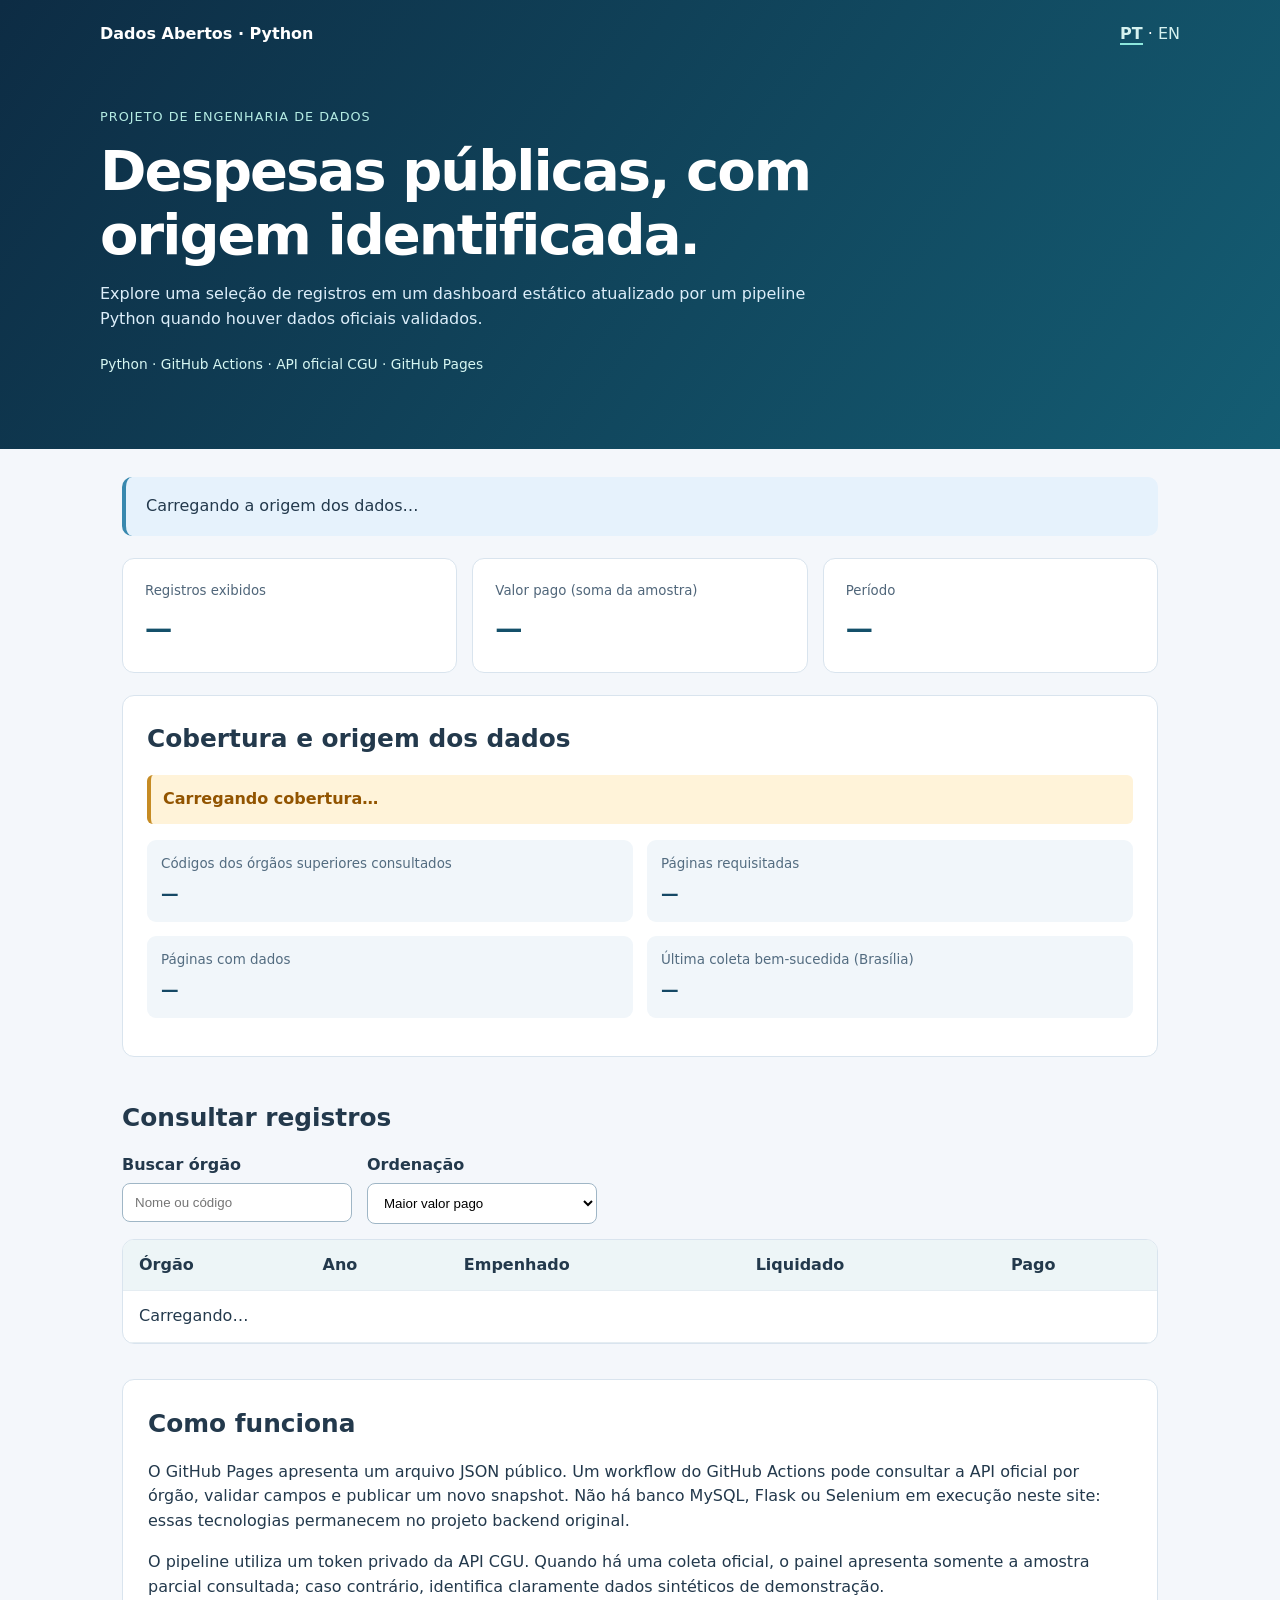
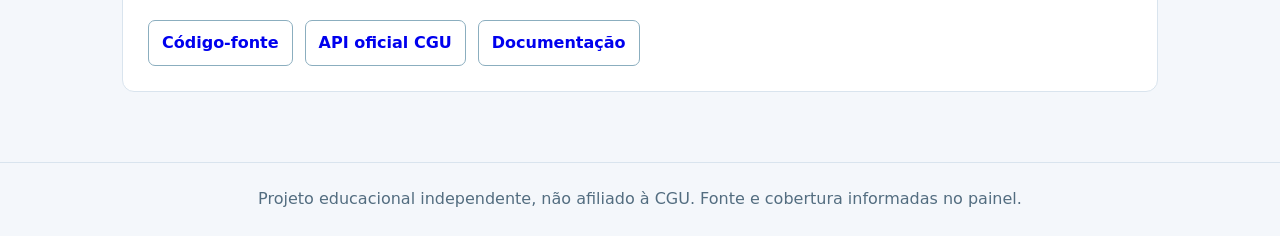
<file: index.html>
<!doctype html><html lang="pt-BR"><head><meta charset="utf-8"><meta name="viewport" content="width=device-width,initial-scale=1"><meta http-equiv="refresh" content="0;url=./pt/"><title>Despesas Públicas — Dashboard</title><link rel="canonical" href="https://breno3b.github.io/portal-transparencia-scraping/pt/"></head><body><p><a href="./pt/">Português</a> · <a href="./en/">English</a></p></body></html>
</file>
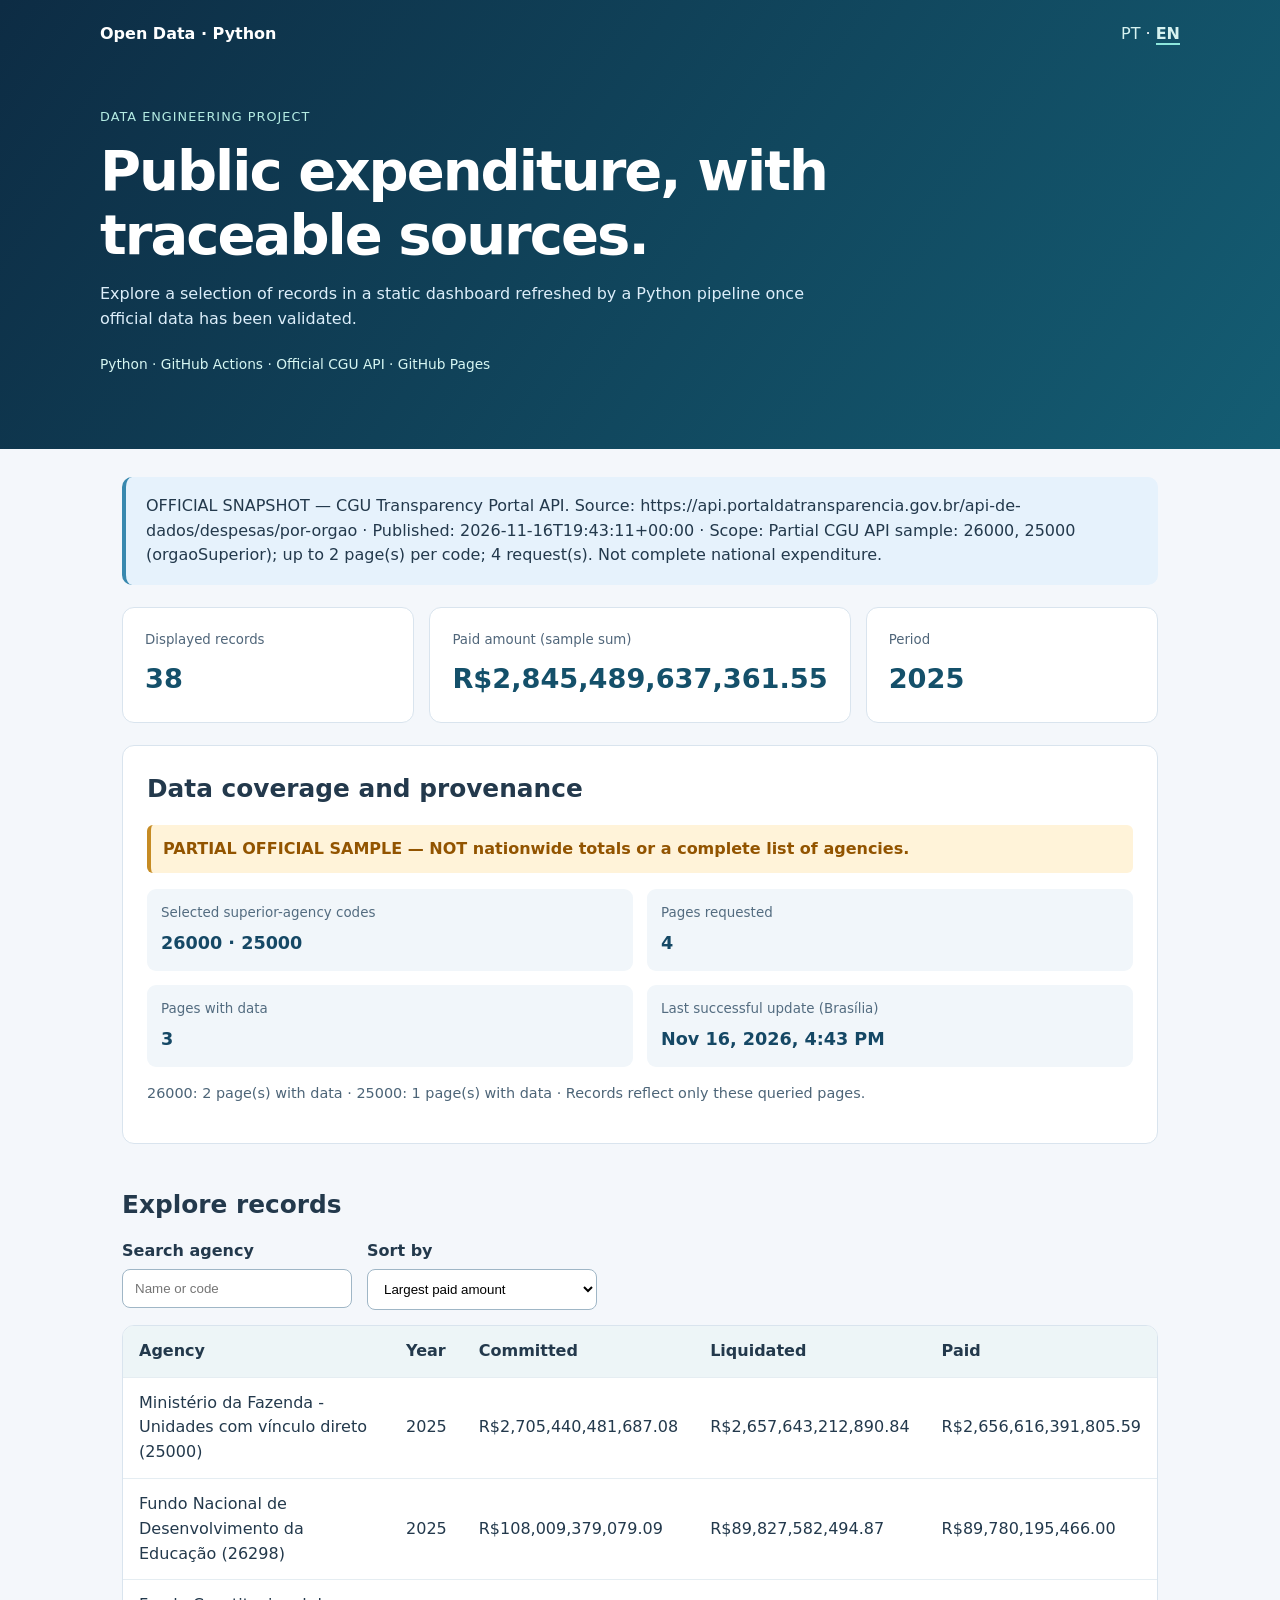
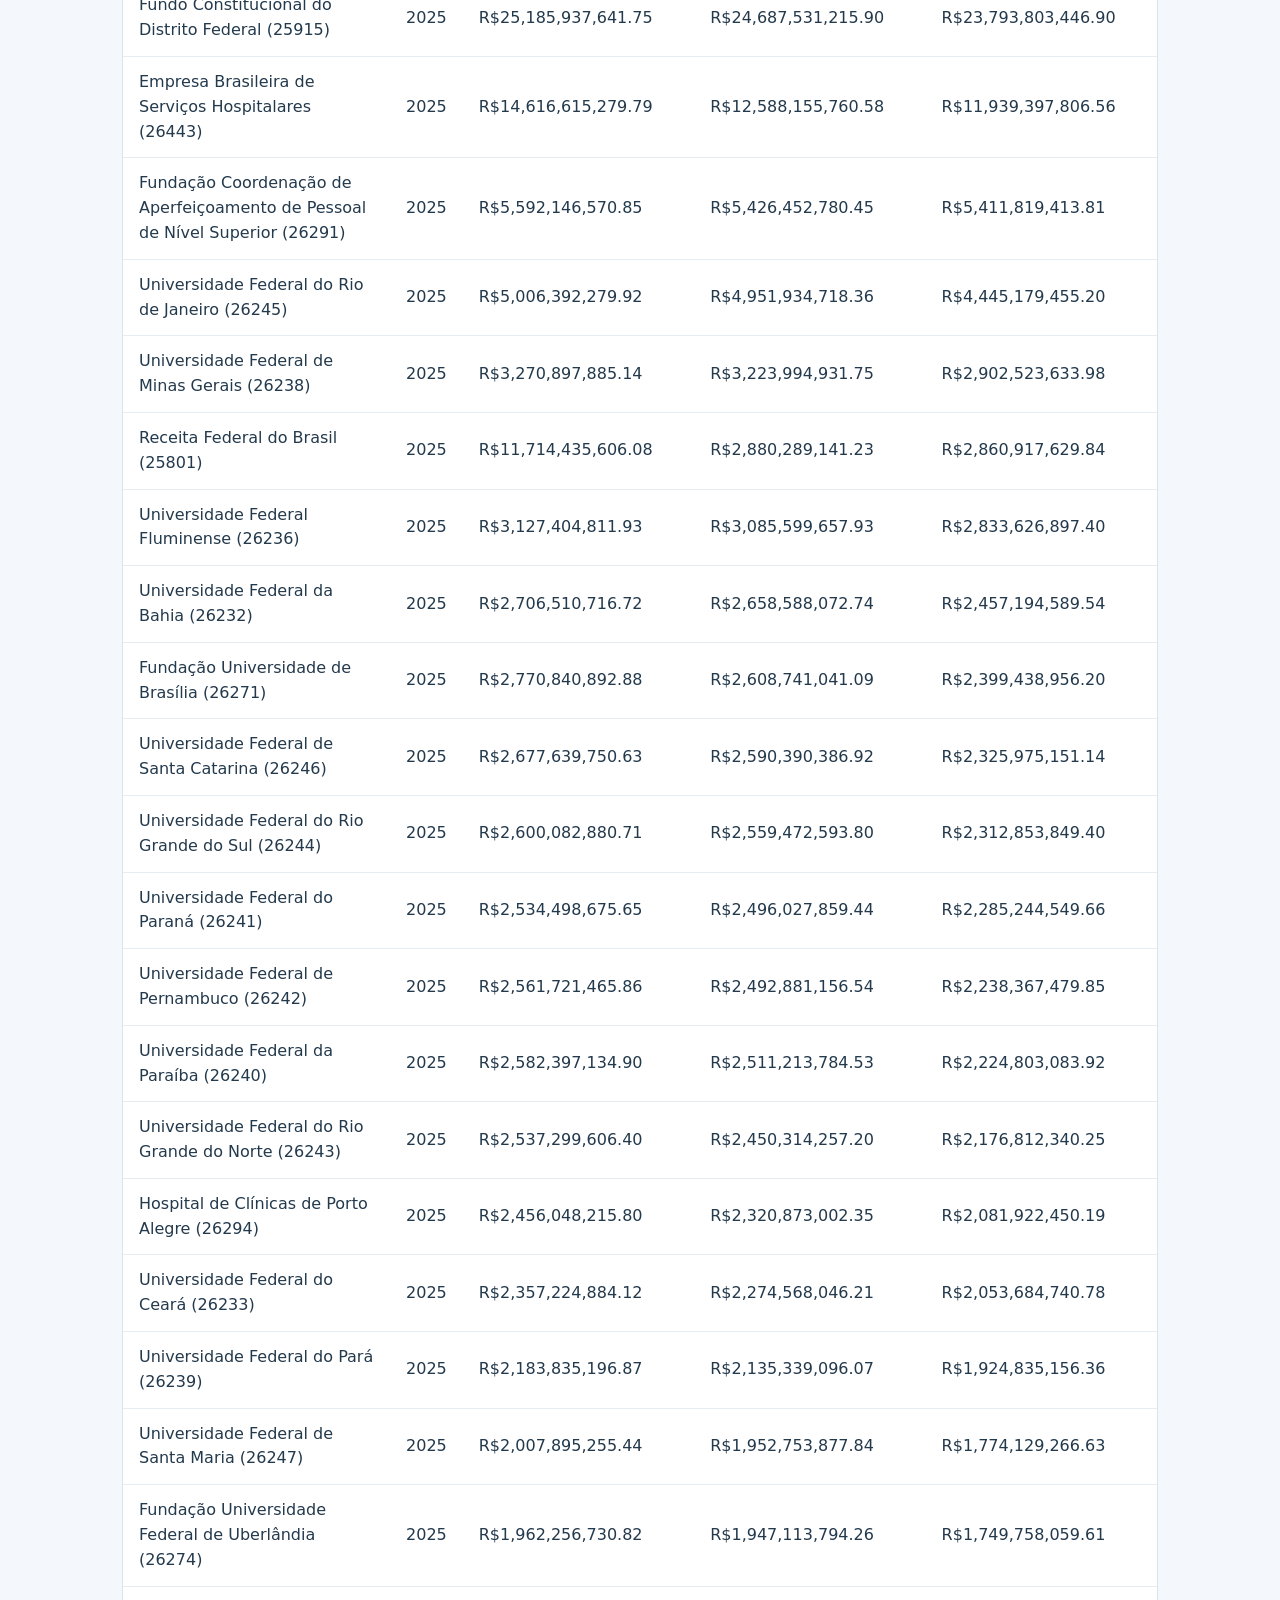
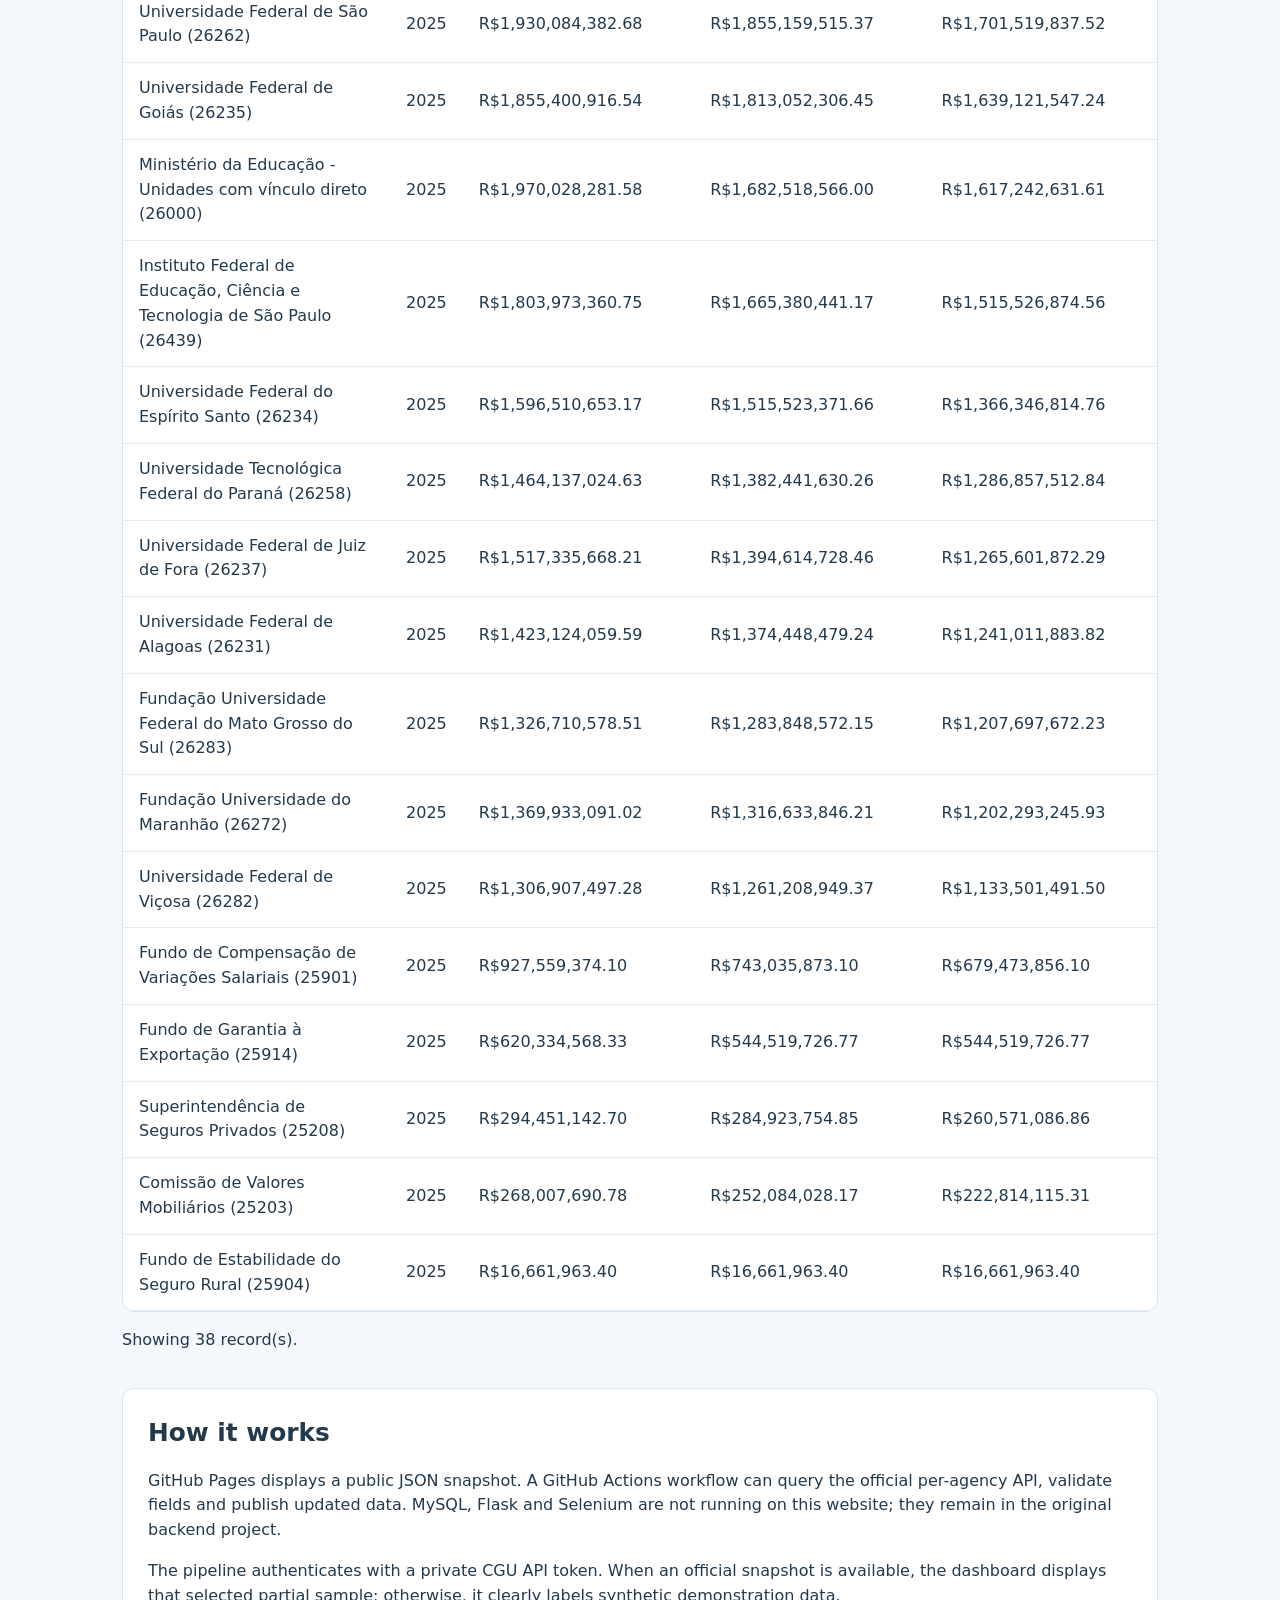
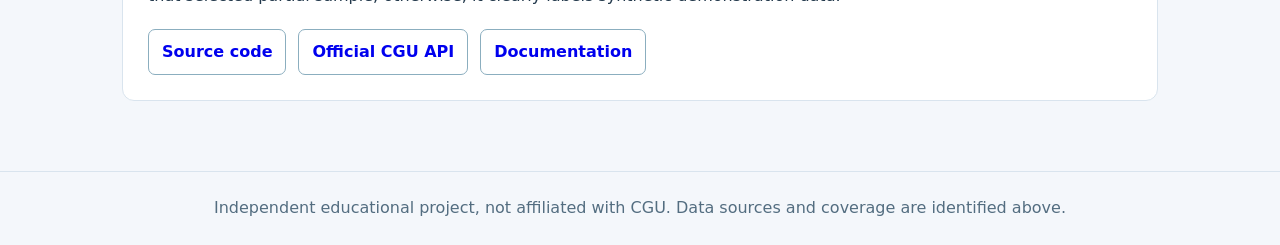
<file: en/index.html>
<!doctype html><html lang="en"><head><meta charset="utf-8"><meta name="viewport" content="width=device-width,initial-scale=1"><meta name="description" content="Bilingual public expenditure dashboard with transparent data provenance."><title>Public Expenditure | Python & Open Data</title><link rel="stylesheet" href="../assets/dashboard.css"></head><body data-lang="en"><header><nav><strong>Open Data · Python</strong><span><a href="../pt/">PT</a> · <a href="../en/" aria-current="page">EN</a></span></nav><p class="eyebrow">DATA ENGINEERING PROJECT</p><h1>Public expenditure, with traceable sources.</h1><p>Explore a selection of records in a static dashboard refreshed by a Python pipeline once official data has been validated.</p><div class="tags">Python · GitHub Actions · Official CGU API · GitHub Pages</div></header><main><aside id="provenance" class="notice" role="status">Loading data provenance…</aside><section class="metrics"><article><small>Displayed records</small><strong id="total">—</strong></article><article><small>Paid amount (sample sum)</small><strong id="sum">—</strong></article><article><small>Period</small><strong id="period">—</strong></article></section><section class="coverage"><h2>Data coverage and provenance</h2><p class="coverage-warning" id="coverage-warning">Loading coverage…</p><div class="coverage-grid"><div><span>Selected superior-agency codes</span><strong id="agencies">—</strong></div><div><span>Pages requested</span><strong id="pages">—</strong></div><div><span>Pages with data</span><strong id="nonempty-pages">—</strong></div><div><span>Last successful update (Brasília)</span><strong id="updated">—</strong></div></div><p id="coverage-details" class="coverage-details"></p></section><section><h2>Explore records</h2><div class="controls"><label>Search agency <input id="query" type="search" placeholder="Name or code"></label><label>Sort by<select id="sort"><option value="desc">Largest paid amount</option><option value="asc">Smallest paid amount</option><option value="name">Agency name</option></select></label></div><div class="tablewrap"><table><thead><tr><th>Agency</th><th>Year</th><th>Committed</th><th>Liquidated</th><th>Paid</th></tr></thead><tbody id="rows"><tr><td colspan="5">Loading…</td></tr></tbody></table></div><p id="count"></p></section><section class="about"><h2>How it works</h2><p>GitHub Pages displays a public JSON snapshot. A GitHub Actions workflow can query the official per-agency API, validate fields and publish updated data. MySQL, Flask and Selenium are not running on this website; they remain in the original backend project.</p><p>The pipeline authenticates with a private CGU API token. When an official snapshot is available, the dashboard displays that selected partial sample; otherwise, it clearly labels synthetic demonstration data.</p><div class="links"><a href="https://github.com/Breno3B/portal-transparencia-scraping">Source code</a><a href="https://portaldatransparencia.gov.br/api-de-dados">Official CGU API</a><a href="https://github.com/Breno3B/portal-transparencia-scraping/blob/main/README.en.md">Documentation</a></div></section></main><footer>Independent educational project, not affiliated with CGU. Data sources and coverage are identified above.</footer><script src="../assets/dashboard.js" defer></script></body></html>
</file>
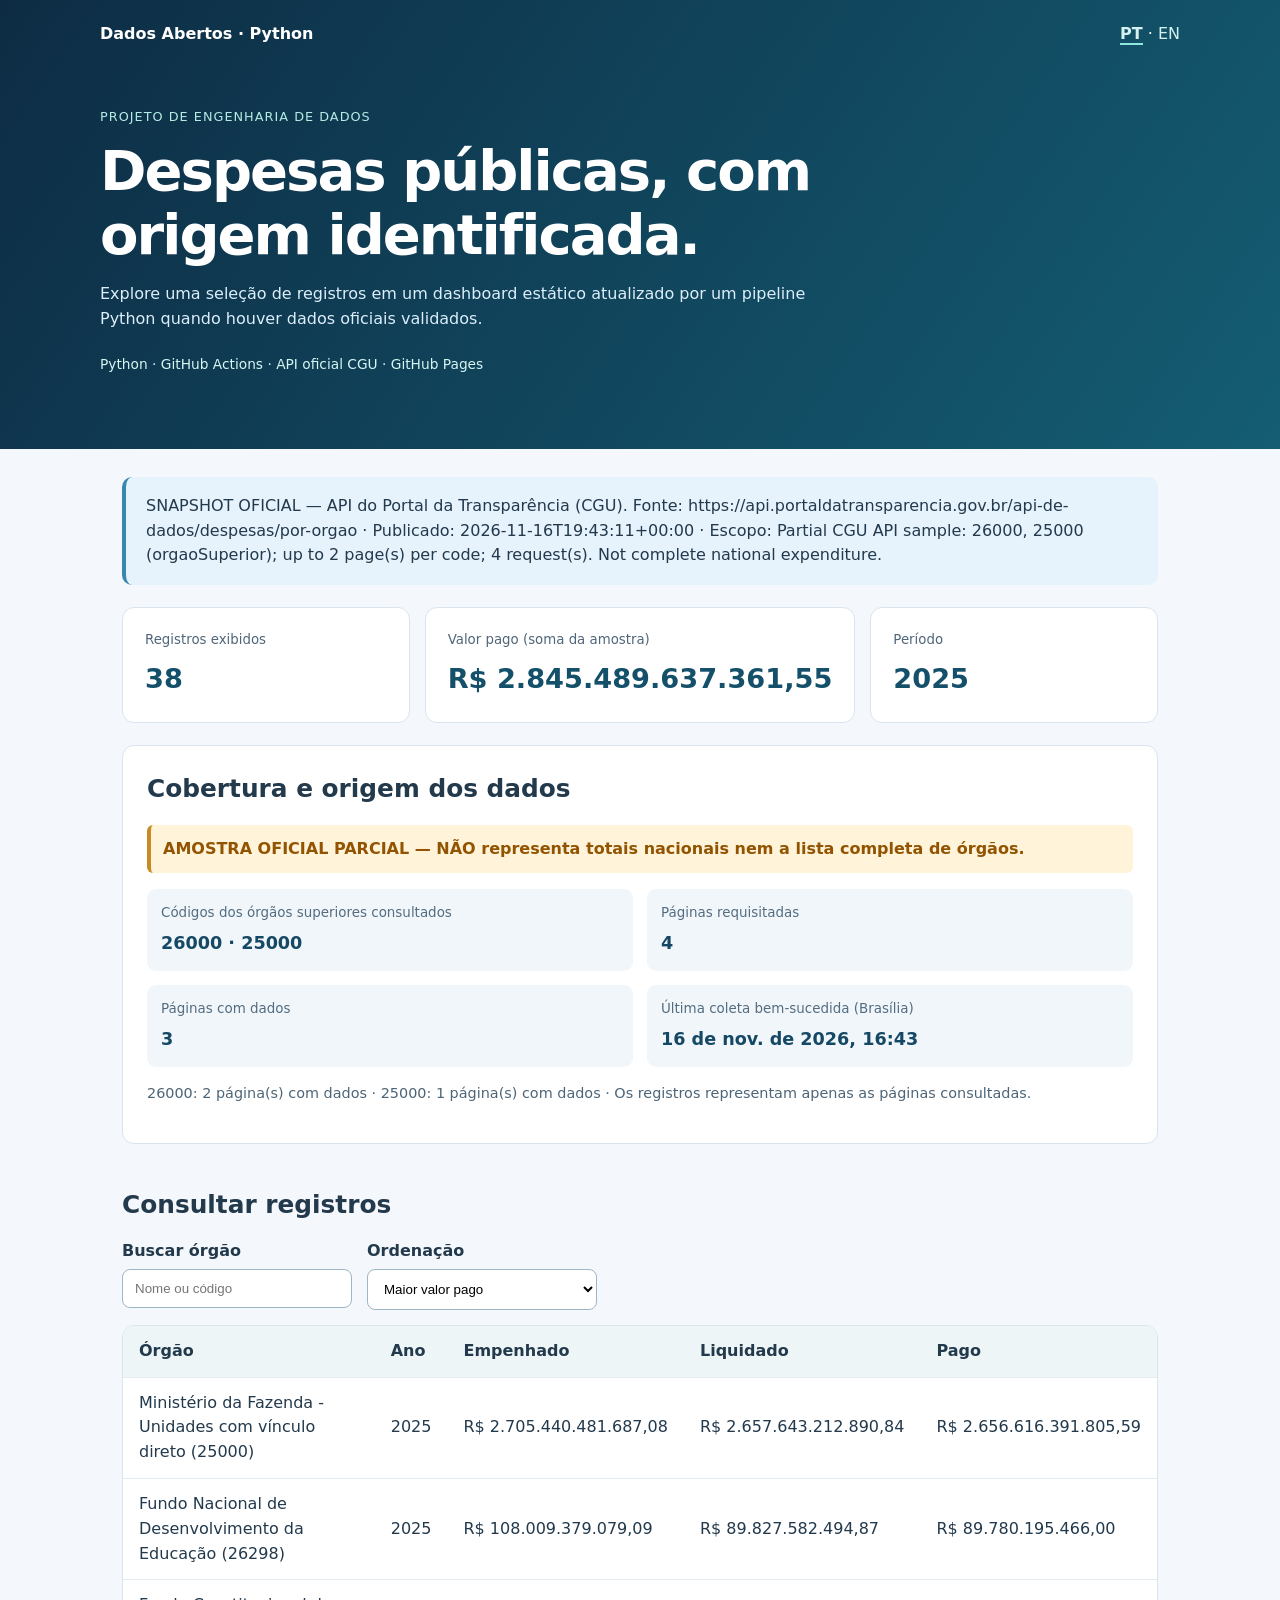
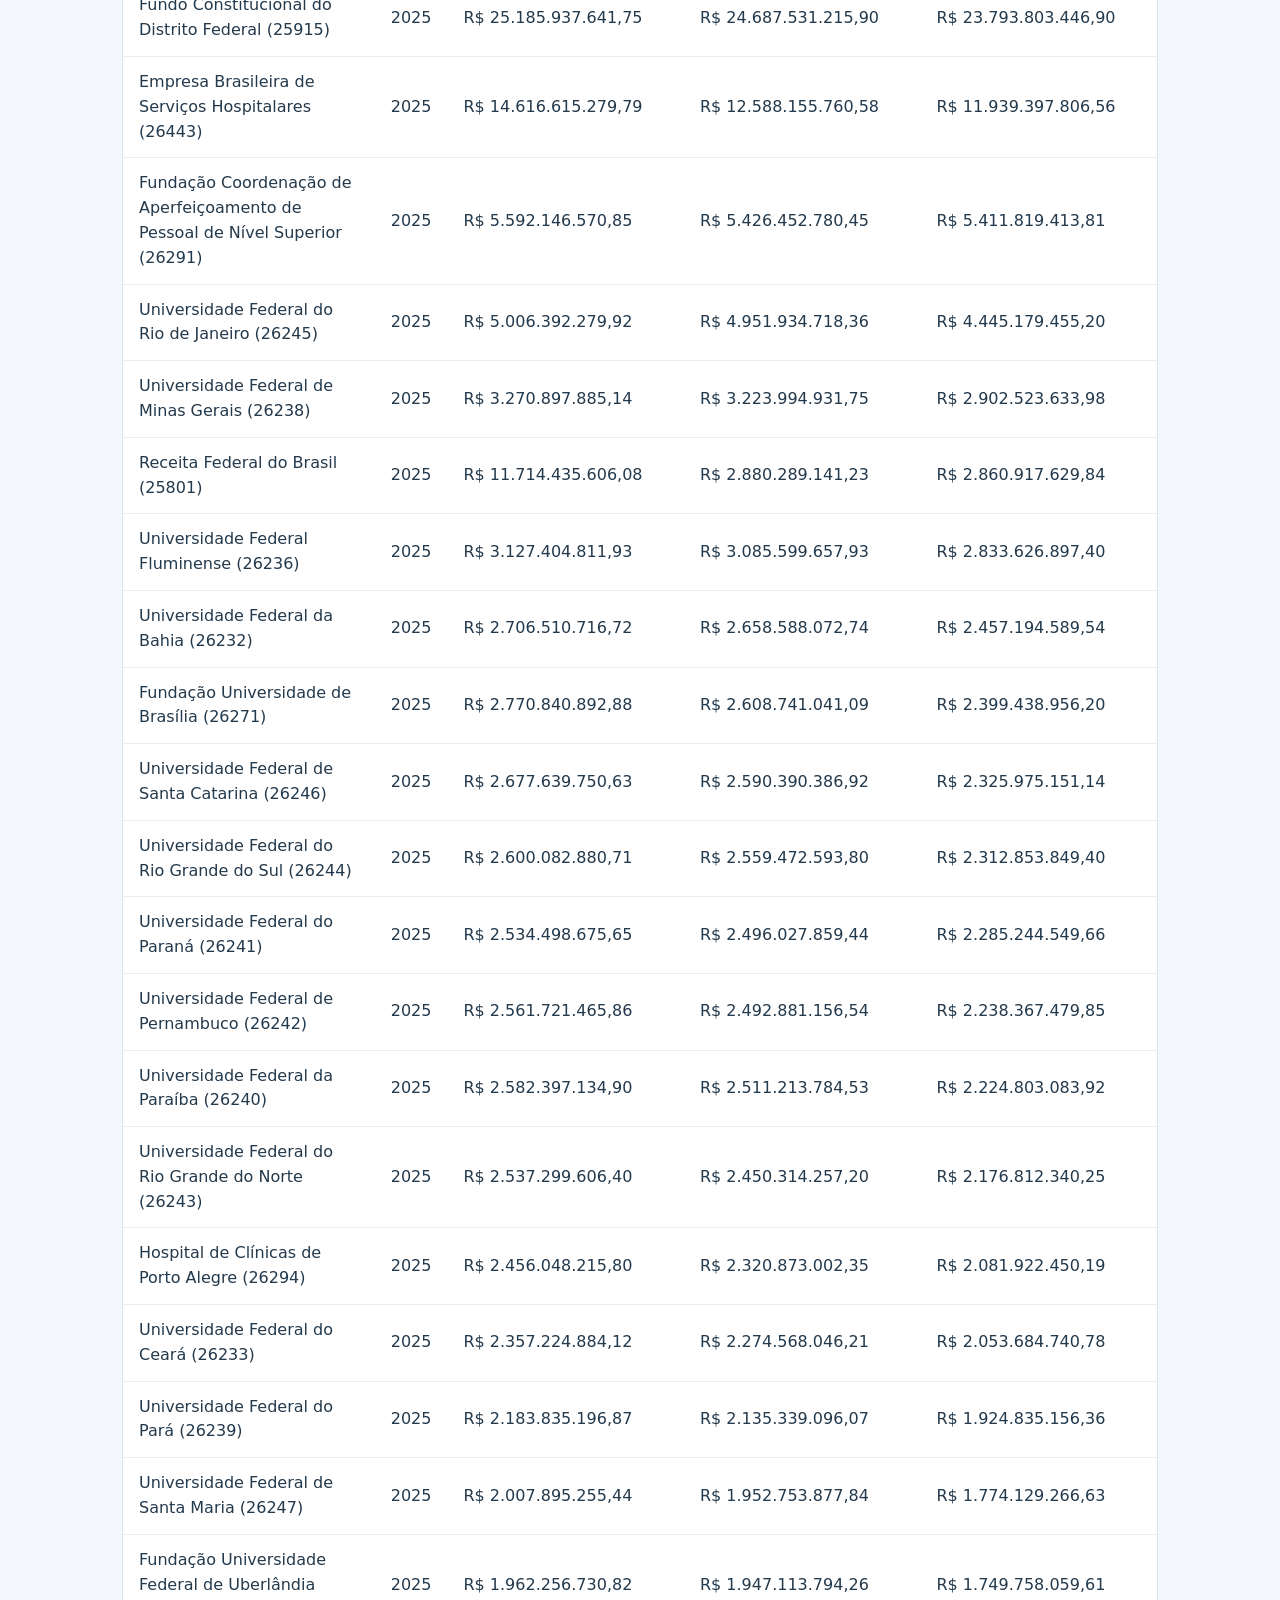
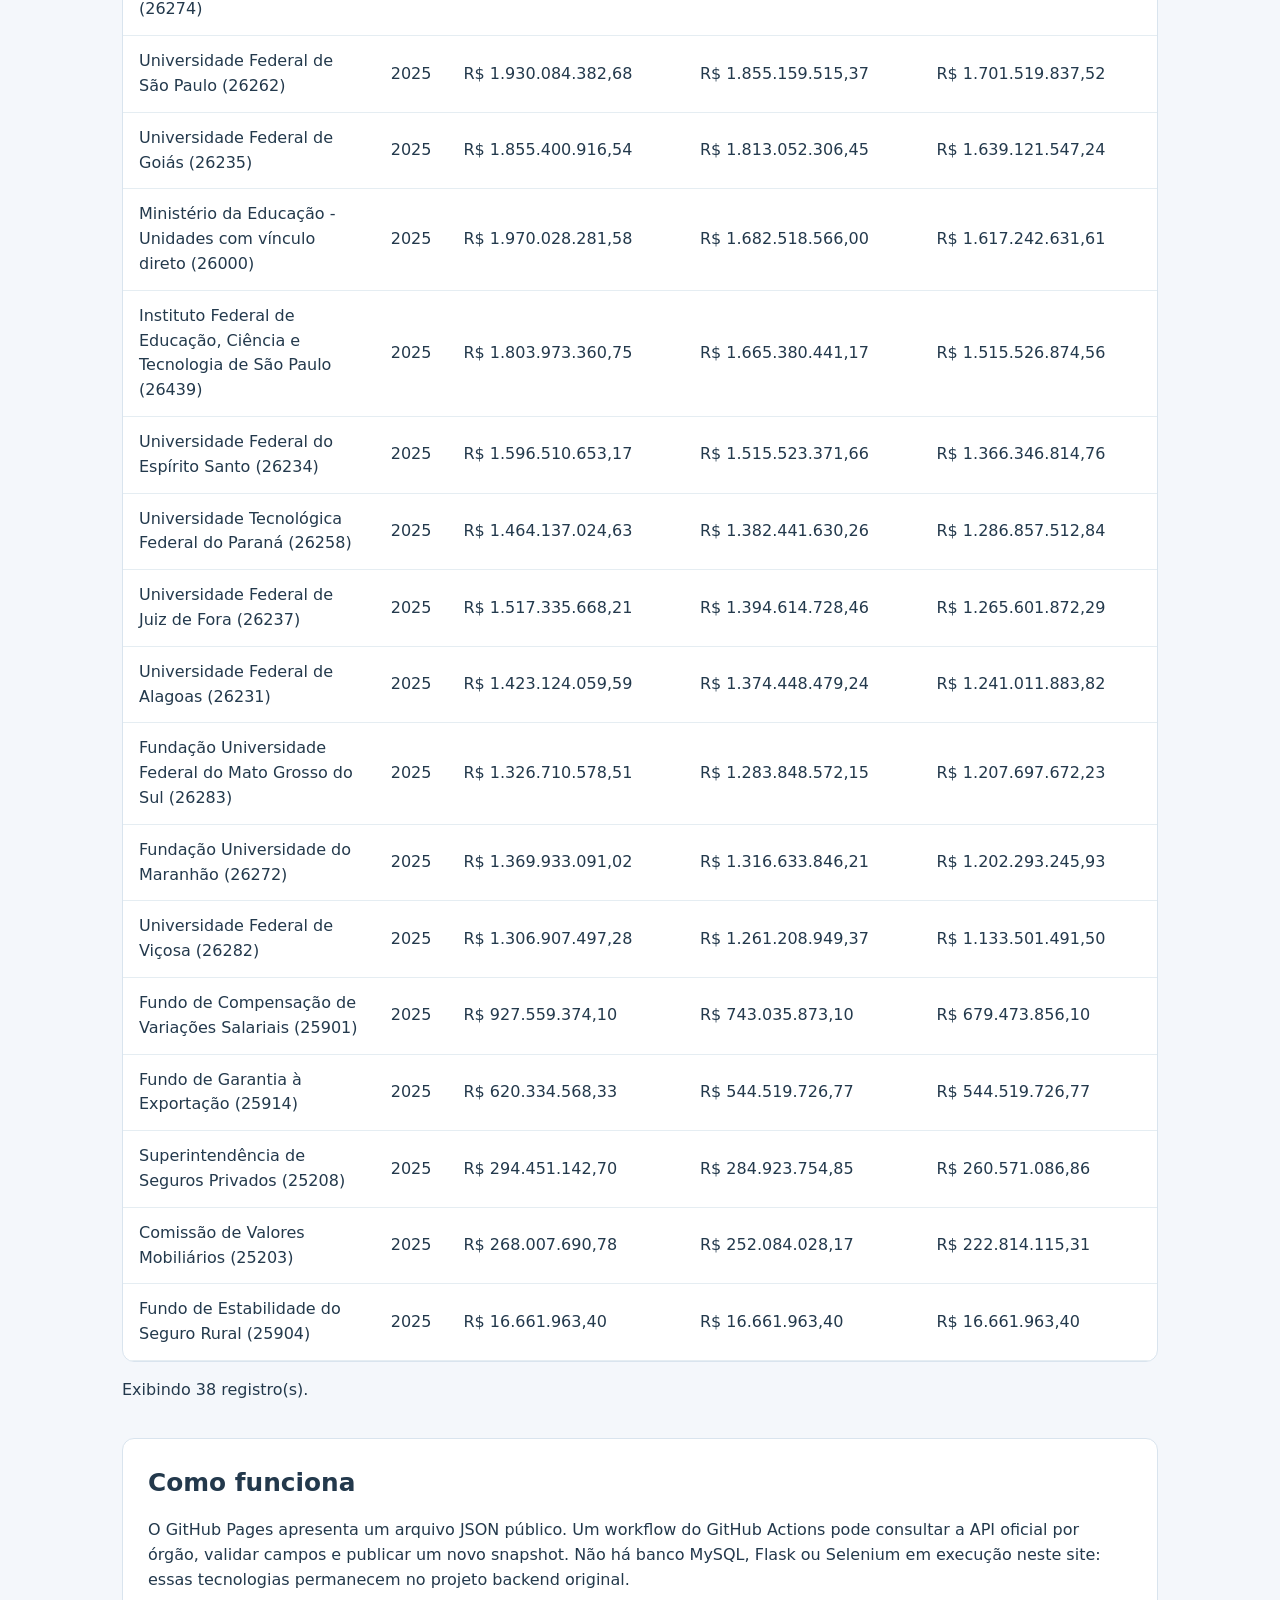
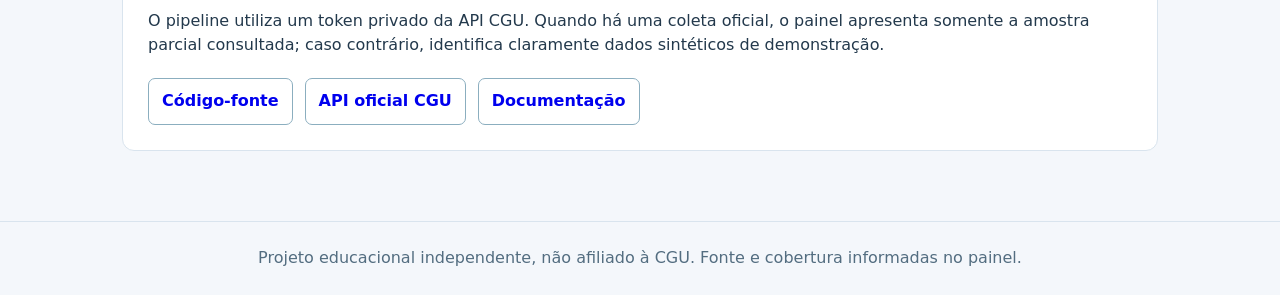
<file: pt/index.html>
<!doctype html><html lang="pt-BR"><head><meta charset="utf-8"><meta name="viewport" content="width=device-width,initial-scale=1"><meta name="description" content="Dashboard público bilíngue de despesas federais, com fonte e data de coleta identificadas."><title>Despesas Públicas | Python & Dados Abertos</title><link rel="stylesheet" href="../assets/dashboard.css"></head><body data-lang="pt"><header><nav><strong>Dados Abertos · Python</strong><span><a href="../pt/" aria-current="page">PT</a> · <a href="../en/">EN</a></span></nav><p class="eyebrow">PROJETO DE ENGENHARIA DE DADOS</p><h1>Despesas públicas, com origem identificada.</h1><p>Explore uma seleção de registros em um dashboard estático atualizado por um pipeline Python quando houver dados oficiais validados.</p><div class="tags">Python · GitHub Actions · API oficial CGU · GitHub Pages</div></header><main><aside id="provenance" class="notice" role="status">Carregando a origem dos dados…</aside><section class="metrics"><article><small>Registros exibidos</small><strong id="total">—</strong></article><article><small>Valor pago (soma da amostra)</small><strong id="sum">—</strong></article><article><small>Período</small><strong id="period">—</strong></article></section><section class="coverage"><h2>Cobertura e origem dos dados</h2><p class="coverage-warning" id="coverage-warning">Carregando cobertura…</p><div class="coverage-grid"><div><span>Códigos dos órgãos superiores consultados</span><strong id="agencies">—</strong></div><div><span>Páginas requisitadas</span><strong id="pages">—</strong></div><div><span>Páginas com dados</span><strong id="nonempty-pages">—</strong></div><div><span>Última coleta bem-sucedida (Brasília)</span><strong id="updated">—</strong></div></div><p id="coverage-details" class="coverage-details"></p></section><section><h2>Consultar registros</h2><div class="controls"><label>Buscar órgão <input id="query" type="search" placeholder="Nome ou código"></label><label>Ordenação<select id="sort"><option value="desc">Maior valor pago</option><option value="asc">Menor valor pago</option><option value="name">Nome do órgão</option></select></label></div><div class="tablewrap"><table><thead><tr><th>Órgão</th><th>Ano</th><th>Empenhado</th><th>Liquidado</th><th>Pago</th></tr></thead><tbody id="rows"><tr><td colspan="5">Carregando…</td></tr></tbody></table></div><p id="count"></p></section><section class="about"><h2>Como funciona</h2><p>O GitHub Pages apresenta um arquivo JSON público. Um workflow do GitHub Actions pode consultar a API oficial por órgão, validar campos e publicar um novo snapshot. Não há banco MySQL, Flask ou Selenium em execução neste site: essas tecnologias permanecem no projeto backend original.</p><p>O pipeline utiliza um token privado da API CGU. Quando há uma coleta oficial, o painel apresenta somente a amostra parcial consultada; caso contrário, identifica claramente dados sintéticos de demonstração.</p><div class="links"><a href="https://github.com/Breno3B/portal-transparencia-scraping">Código-fonte</a><a href="https://portaldatransparencia.gov.br/api-de-dados">API oficial CGU</a><a href="https://github.com/Breno3B/portal-transparencia-scraping/blob/main/README.md">Documentação</a></div></section></main><footer>Projeto educacional independente, não afiliado à CGU. Fonte e cobertura informadas no painel.</footer><script src="../assets/dashboard.js" defer></script></body></html>
</file>
<file: assets/dashboard.css>
:root{font-family:system-ui,-apple-system,Segoe UI,Arial,sans-serif;color:#23394c;background:#f4f7fb}*{box-sizing:border-box}body{margin:0;line-height:1.55}header{background:linear-gradient(125deg,#0d2c44,#145d73);color:white;padding:22px max(22px,calc((100vw - 1080px)/2)) 74px}nav{display:flex;justify-content:space-between}nav a{color:#d6f2f0;text-decoration:none}nav a[aria-current]{border-bottom:2px solid #8de7dc;font-weight:700}.eyebrow{font-size:.8rem;color:#b4ece3;letter-spacing:.08em;margin-top:60px}h1{font-size:clamp(2rem,4.5vw,3.5rem);line-height:1.13;letter-spacing:-.035em;max-width:800px;margin:8px 0 16px}header p:not(.eyebrow){max-width:760px;color:#dceefa}.tags{margin-top:22px;color:#d6f6f2;font-size:.86rem}main{max-width:1080px;padding:28px 22px 70px;margin:auto}.notice{background:#e6f2fc;padding:17px 20px;border-radius:10px;border-left:4px solid #3888ae}.notice.sample{background:#fff1d8;border-color:#b97819}.metrics{display:grid;grid-template-columns:repeat(3,1fr);gap:15px;margin:22px 0}.metrics article{padding:22px;background:white;border-radius:12px;border:1px solid #d9e4ee}.metrics small{color:#50667a;display:block}.metrics strong{display:block;font-size:1.7rem;color:#14506a;margin-top:7px}h2{margin:42px 0 14px;font-size:1.55rem}.controls{display:flex;gap:15px;flex-wrap:wrap;margin:15px 0}.controls label{display:flex;flex-direction:column;gap:5px;font-weight:600}.controls input,.controls select{padding:11px 12px;border:1px solid #9fb6c6;border-radius:8px;min-width:230px;background:white}.tablewrap{overflow:auto;background:white;border:1px solid #d9e4ee;border-radius:12px}table{border-collapse:collapse;width:100%;min-width:700px}th,td{padding:13px 16px;text-align:left;border-bottom:1px solid #e5edf2}th{background:#edf5f7}td:not(:first-child){font-variant-numeric:tabular-nums}.about{background:white;border:1px solid #d9e4ee;border-radius:12px;padding:25px;margin-top:35px}.about h2{margin-top:0}.links{display:flex;gap:12px;flex-wrap:wrap;margin-top:20px}.links a{border:1px solid #8baebf;padding:10px 13px;border-radius:7px;text-decoration:none;font-weight:600}footer{text-align:center;padding:24px;color:#536d80;border-top:1px solid #d9e4ee}@media(max-width:650px){.metrics{grid-template-columns:1fr}header{padding:20px 22px 60px}.eyebrow{margin-top:48px}}.coverage{background:#fff;border:1px solid #d9e4ee;border-radius:12px;padding:24px;margin:22px 0}.coverage h2{margin:0 0 10px}.coverage-warning{font-weight:700;color:#925400;background:#fff3d9;border-left:4px solid #c68b23;border-radius:6px;padding:12px}.coverage-grid{display:grid;grid-template-columns:repeat(2,minmax(0,1fr));gap:14px}.coverage-grid>div{background:#f1f6fa;border-radius:9px;padding:14px;overflow-wrap:anywhere}.coverage-grid span{display:block;color:#536c80;font-size:.84rem}.coverage-grid strong{display:block;margin-top:6px;color:#154865;font-size:1.1rem}.coverage-details{font-size:.9rem;color:#4d6578}@media(max-width:650px){.coverage-grid{grid-template-columns:1fr}}
</file>
